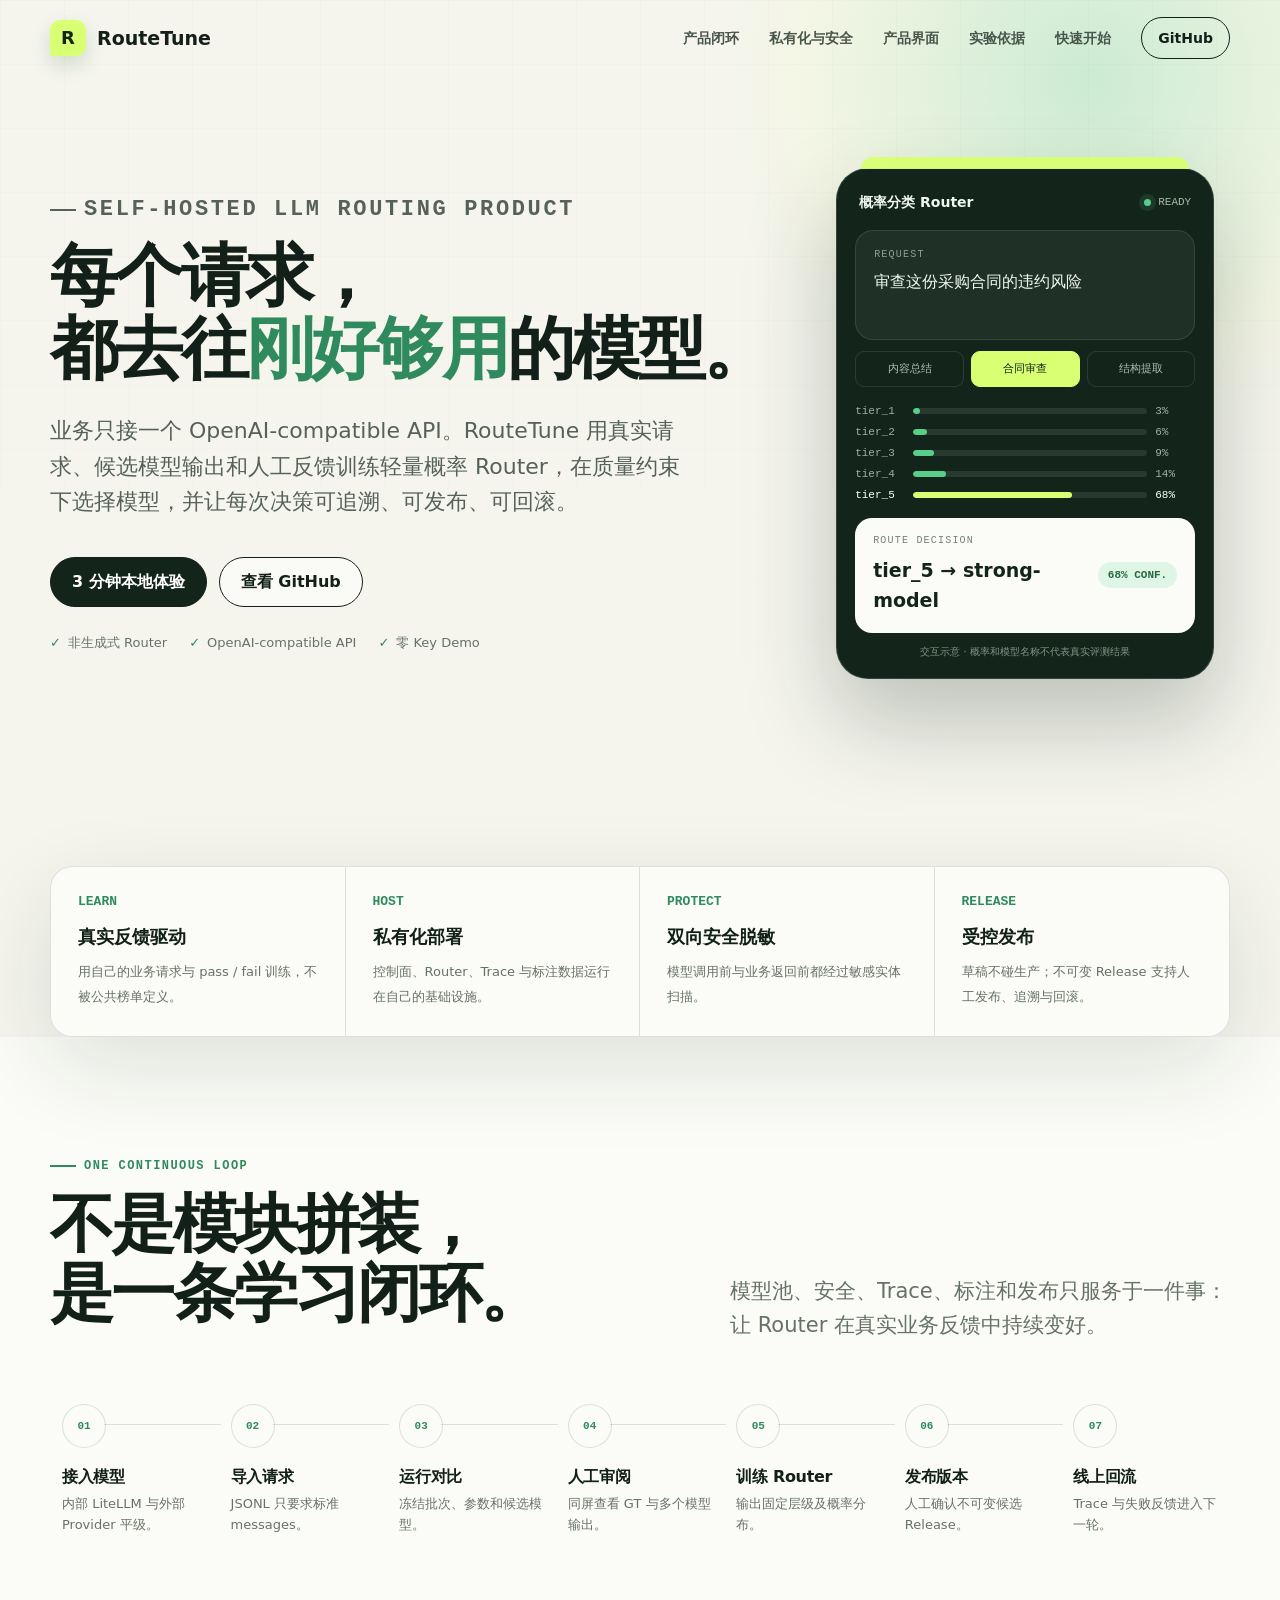
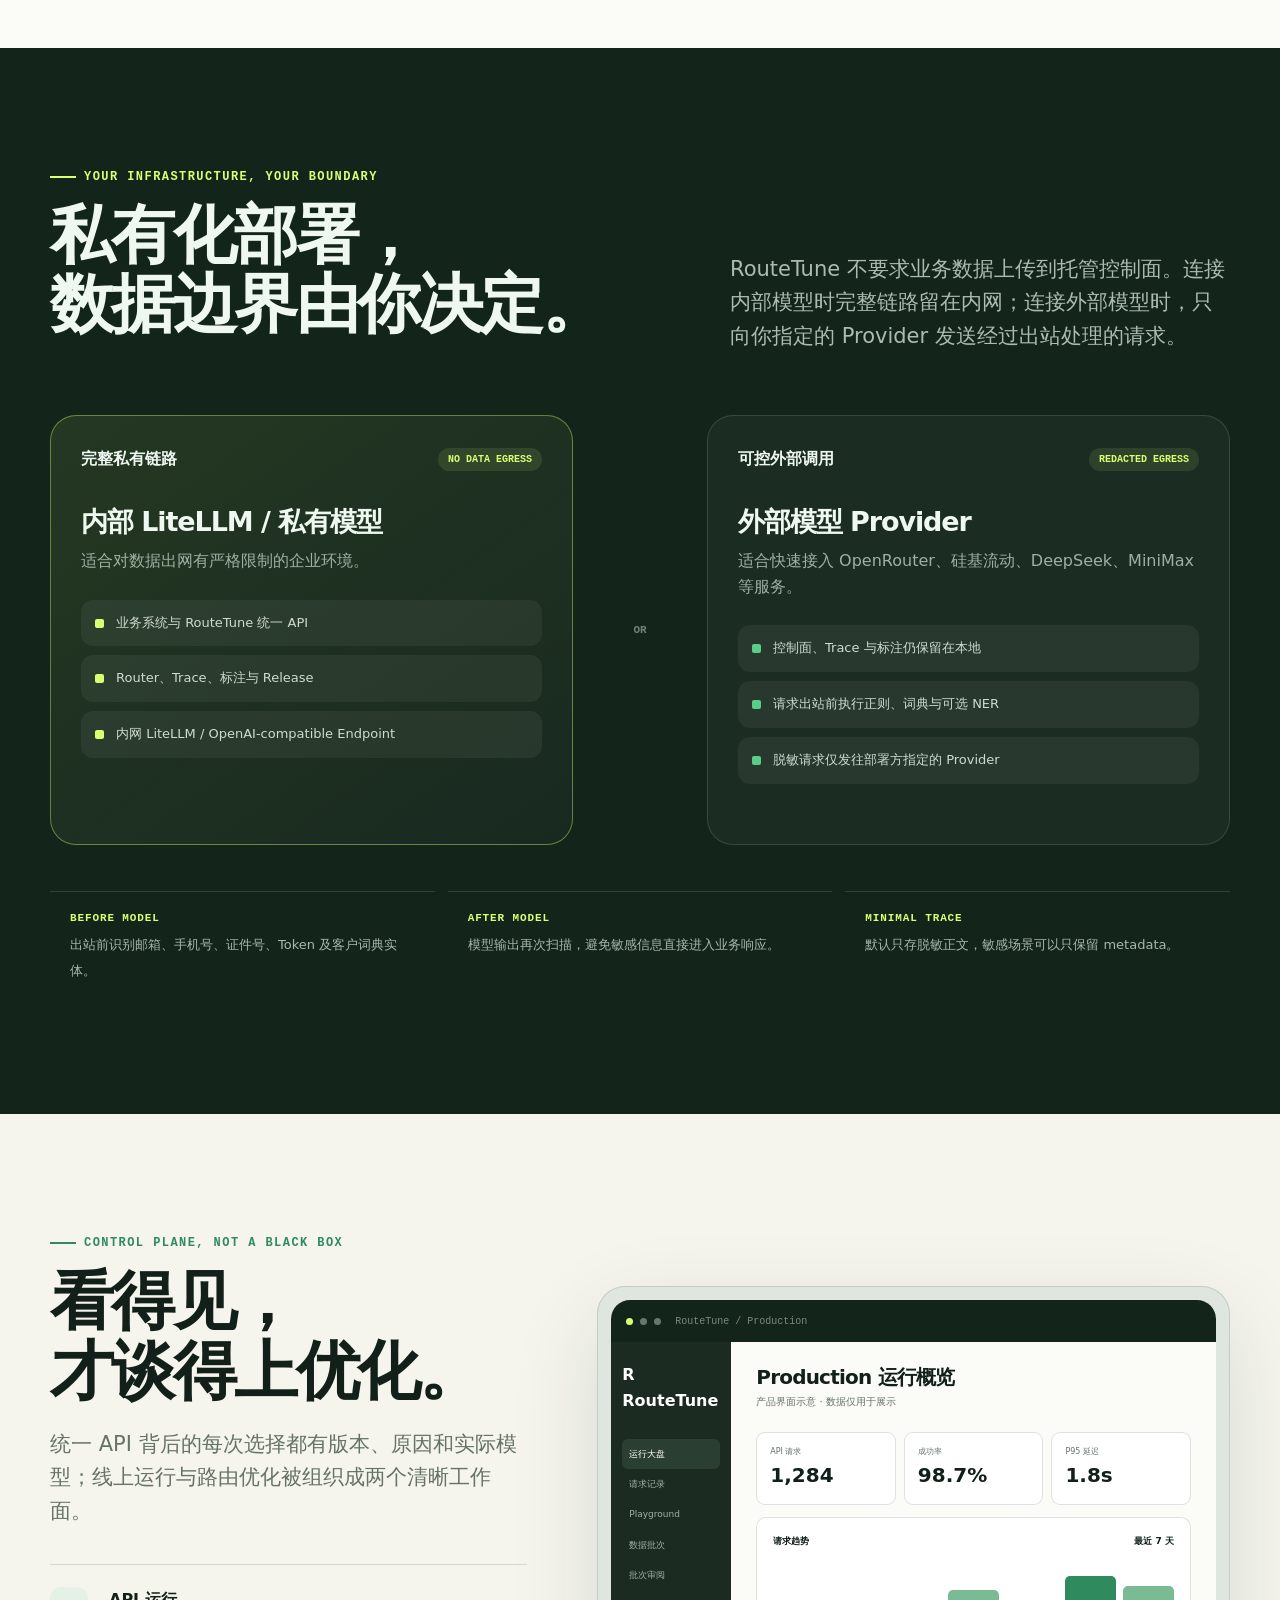
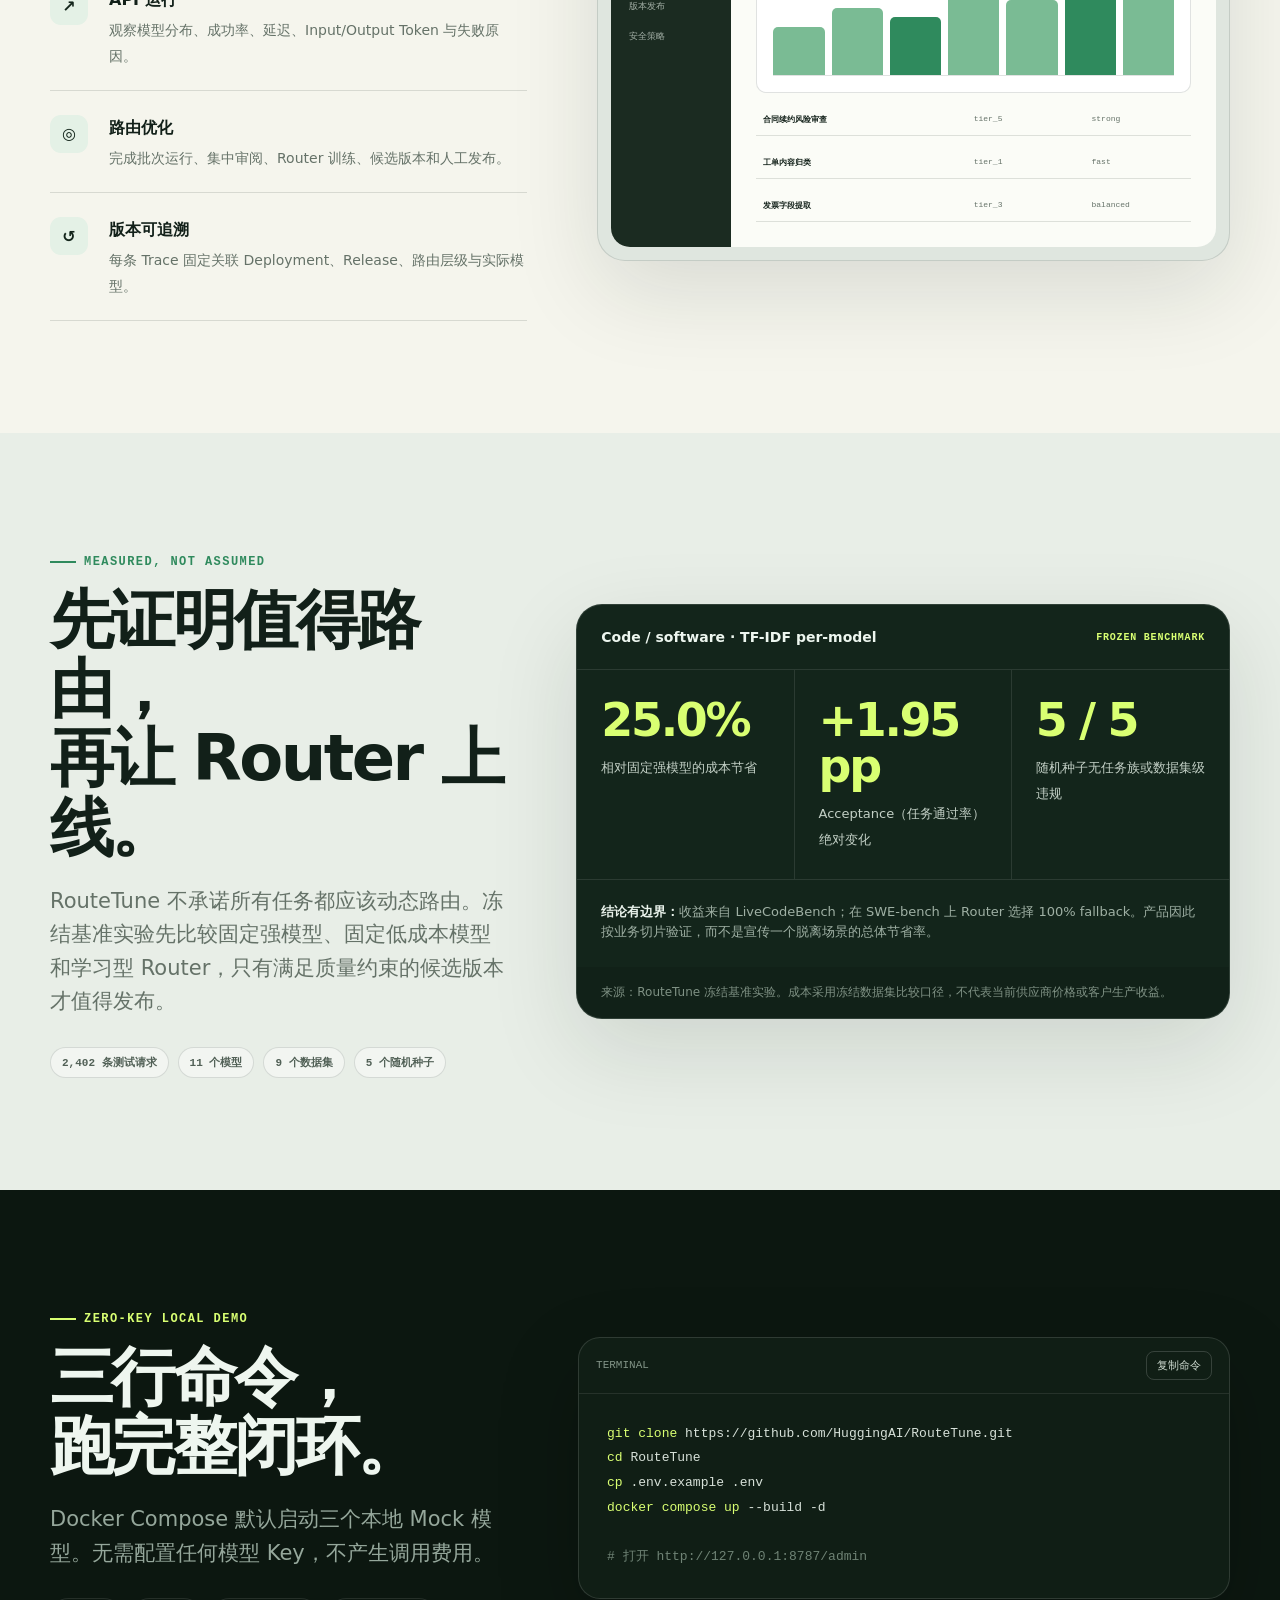
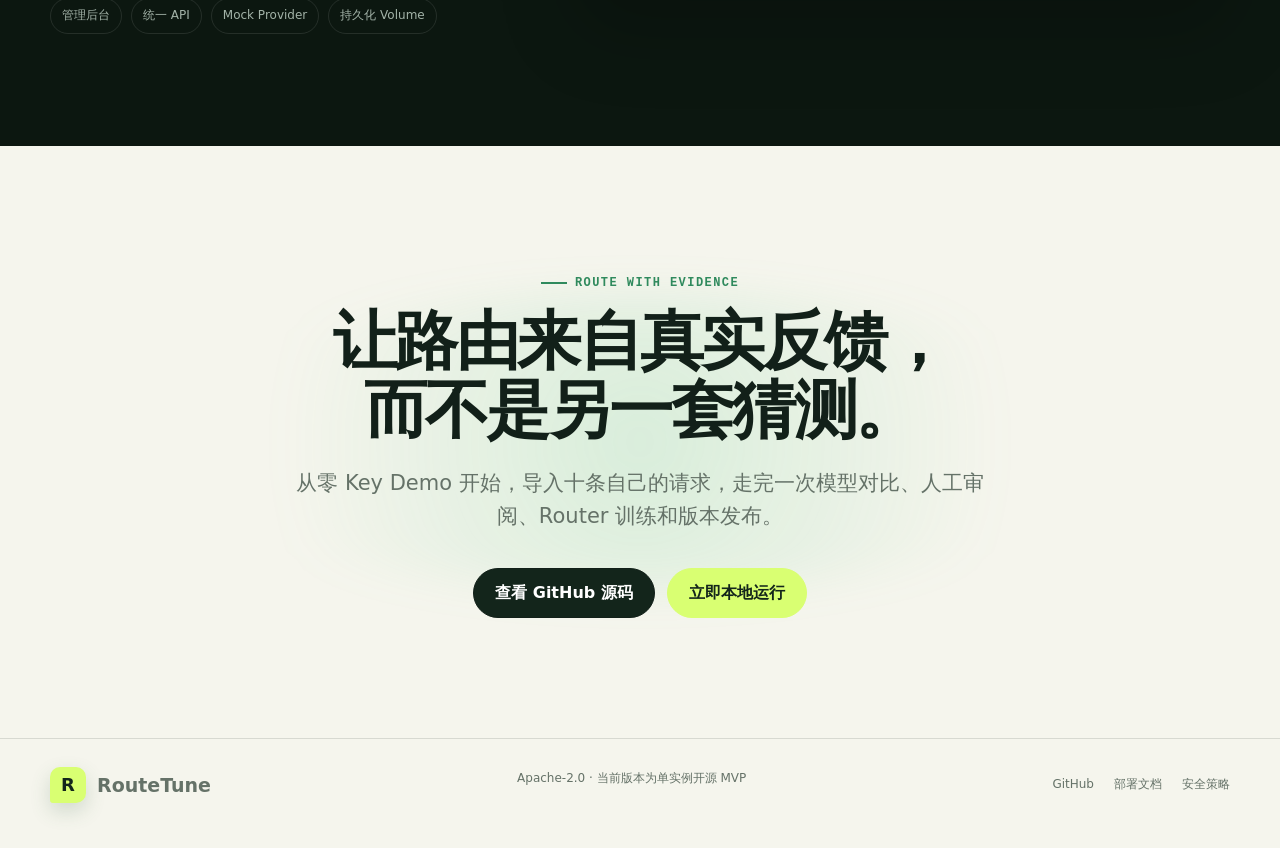
<file: site/index.html>
<!doctype html>
<html lang="zh-CN">
<head>
  <meta charset="utf-8">
  <meta name="viewport" content="width=device-width, initial-scale=1">
  <meta name="description" content="RouteTune 是可私有化部署的 LLM 路由产品，用真实业务反馈训练概率分类 Router，通过统一 API 把每条请求交给刚好够用的模型。">
  <meta name="theme-color" content="#13251b">
  <link rel="icon" href="favicon.svg" type="image/svg+xml">
  <title>RouteTune — 每个请求，都去往刚好够用的模型</title>
  <link rel="stylesheet" href="styles.css">
</head>
<body>
  <header class="topbar" id="topbar">
    <nav class="nav shell" aria-label="主导航">
      <a class="logo" href="#top" aria-label="RouteTune 首页"><span class="logo-mark">R</span><span>RouteTune</span></a>
      <button class="menu-button" id="menu-button" type="button" aria-label="展开导航" aria-expanded="false">☰</button>
      <div class="nav-links" id="nav-links">
        <a href="#loop">产品闭环</a>
        <a href="#security">私有化与安全</a>
        <a href="#product">产品界面</a>
        <a href="#evidence">实验依据</a>
        <a href="#quickstart">快速开始</a>
        <a class="nav-cta" href="https://github.com/HuggingAI/RouteTune">GitHub</a>
      </div>
    </nav>
  </header>

  <main id="top">
    <section class="hero">
      <div class="hero-grid shell">
        <div class="hero-copy reveal">
          <p class="eyebrow">Self-hosted LLM routing product</p>
          <h1><span>每个请求，</span><span>都去往<em>刚好够用</em>的模型。</span></h1>
          <p>业务只接一个 OpenAI-compatible API。RouteTune 用真实请求、候选模型输出和人工反馈训练轻量概率 Router，在质量约束下选择模型，并让每次决策可追溯、可发布、可回滚。</p>
          <div class="hero-actions">
            <a class="button primary" href="#quickstart">3 分钟本地体验</a>
            <a class="button ghost" href="https://github.com/HuggingAI/RouteTune">查看 GitHub</a>
          </div>
          <div class="micro-proof">
            <span>非生成式 Router</span>
            <span>OpenAI-compatible API</span>
            <span>零 Key Demo</span>
          </div>
        </div>

        <aside class="router-demo reveal" aria-label="路由结果交互示意">
          <div class="demo-top"><strong>概率分类 Router</strong><span class="live"><i></i> READY</span></div>
          <div class="demo-query"><small>REQUEST</small><p id="demo-query">审查这份采购合同的违约风险</p></div>
          <div class="query-presets" aria-label="示例请求">
            <button type="button" data-preset="summary">内容总结</button>
            <button class="active" type="button" data-preset="contract">合同审查</button>
            <button type="button" data-preset="extract">结构提取</button>
          </div>
          <div class="probability-list" id="probabilities"></div>
          <div class="demo-result">
            <div><small>ROUTE DECISION</small><strong id="demo-model">tier_5 → strong-model</strong></div>
            <span class="demo-confidence" id="demo-confidence">68% CONF.</span>
          </div>
          <p class="demo-note">交互示意 · 概率和模型名称不代表真实评测结果</p>
        </aside>
      </div>
    </section>

    <section class="fact-band shell reveal" aria-label="产品特点">
      <div class="facts">
        <article class="fact"><b>LEARN</b><strong>真实反馈驱动</strong><span>用自己的业务请求与 pass / fail 训练，不被公共榜单定义。</span></article>
        <article class="fact"><b>HOST</b><strong>私有化部署</strong><span>控制面、Router、Trace 与标注数据运行在自己的基础设施。</span></article>
        <article class="fact"><b>PROTECT</b><strong>双向安全脱敏</strong><span>模型调用前与业务返回前都经过敏感实体扫描。</span></article>
        <article class="fact"><b>RELEASE</b><strong>受控发布</strong><span>草稿不碰生产；不可变 Release 支持人工发布、追溯与回滚。</span></article>
      </div>
    </section>

    <section class="section loop-section" id="loop">
      <div class="shell">
        <div class="section-head split reveal">
          <div><p class="eyebrow">One continuous loop</p><h2>不是模块拼装，<br>是一条学习闭环。</h2></div>
          <p class="lead">模型池、安全、Trace、标注和发布只服务于一件事：让 Router 在真实业务反馈中持续变好。</p>
        </div>
        <div class="loop reveal">
          <article class="loop-item"><h3>接入模型</h3><p>内部 LiteLLM 与外部 Provider 平级。</p></article>
          <article class="loop-item"><h3>导入请求</h3><p>JSONL 只要求标准 messages。</p></article>
          <article class="loop-item"><h3>运行对比</h3><p>冻结批次、参数和候选模型。</p></article>
          <article class="loop-item"><h3>人工审阅</h3><p>同屏查看 GT 与多个模型输出。</p></article>
          <article class="loop-item"><h3>训练 Router</h3><p>输出固定层级及概率分布。</p></article>
          <article class="loop-item"><h3>发布版本</h3><p>人工确认不可变候选 Release。</p></article>
          <article class="loop-item"><h3>线上回流</h3><p>Trace 与失败反馈进入下一轮。</p></article>
        </div>
      </div>
    </section>

    <section class="section security-section" id="security">
      <div class="shell">
        <div class="section-head split reveal">
          <div><p class="eyebrow">Your infrastructure, your boundary</p><h2>私有化部署，<br>数据边界由你决定。</h2></div>
          <p class="lead">RouteTune 不要求业务数据上传到托管控制面。连接内部模型时完整链路留在内网；连接外部模型时，只向你指定的 Provider 发送经过出站处理的请求。</p>
        </div>

        <div class="deployment-map reveal">
          <article class="boundary private">
            <div class="boundary-label"><strong>完整私有链路</strong><span>NO DATA EGRESS</span></div>
            <h3>内部 LiteLLM / 私有模型</h3>
            <p>适合对数据出网有严格限制的企业环境。</p>
            <div class="node-stack">
              <div class="node"><i></i>业务系统与 RouteTune 统一 API</div>
              <div class="node"><i></i>Router、Trace、标注与 Release</div>
              <div class="node"><i></i>内网 LiteLLM / OpenAI-compatible Endpoint</div>
            </div>
          </article>
          <div class="map-or">OR</div>
          <article class="boundary">
            <div class="boundary-label"><strong>可控外部调用</strong><span>REDACTED EGRESS</span></div>
            <h3>外部模型 Provider</h3>
            <p>适合快速接入 OpenRouter、硅基流动、DeepSeek、MiniMax 等服务。</p>
            <div class="node-stack">
              <div class="node"><i></i>控制面、Trace 与标注仍保留在本地</div>
              <div class="node"><i></i>请求出站前执行正则、词典与可选 NER</div>
              <div class="node"><i></i>脱敏请求仅发往部署方指定的 Provider</div>
            </div>
          </article>
        </div>

        <div class="guardrails reveal">
          <div class="guardrail"><b>BEFORE MODEL</b><span>出站前识别邮箱、手机号、证件号、Token 及客户词典实体。</span></div>
          <div class="guardrail"><b>AFTER MODEL</b><span>模型输出再次扫描，避免敏感信息直接进入业务响应。</span></div>
          <div class="guardrail"><b>MINIMAL TRACE</b><span>默认只存脱敏正文，敏感场景可以只保留 metadata。</span></div>
        </div>
      </div>
    </section>

    <section class="section" id="product">
      <div class="control-grid shell">
        <div class="reveal">
          <p class="eyebrow">Control plane, not a black box</p>
          <h2>看得见，<br>才谈得上优化。</h2>
          <p class="lead">统一 API 背后的每次选择都有版本、原因和实际模型；线上运行与路由优化被组织成两个清晰工作面。</p>
          <div class="control-points">
            <div class="control-point"><i>↗</i><div><strong>API 运行</strong><span>观察模型分布、成功率、延迟、Input/Output Token 与失败原因。</span></div></div>
            <div class="control-point"><i>◎</i><div><strong>路由优化</strong><span>完成批次运行、集中审阅、Router 训练、候选版本和人工发布。</span></div></div>
            <div class="control-point"><i>↺</i><div><strong>版本可追溯</strong><span>每条 Trace 固定关联 Deployment、Release、路由层级与实际模型。</span></div></div>
          </div>
        </div>

        <div class="console reveal" aria-label="RouteTune 产品界面示意">
          <div class="console-window">
            <div class="console-top"><i></i><i></i><i></i><span>RouteTune / Production</span></div>
            <div class="console-body">
              <aside class="console-nav"><div class="console-brand">R&nbsp; RouteTune</div><span class="active">运行大盘</span><span>请求记录</span><span>Playground</span><span>数据批次</span><span>批次审阅</span><span>版本发布</span><span>安全策略</span></aside>
              <div class="console-main">
                <h3>Production 运行概览</h3><p>产品界面示意 · 数据仅用于展示</p>
                <div class="metric-row">
                  <div class="metric-card"><span>API 请求</span><strong>1,284</strong></div>
                  <div class="metric-card"><span>成功率</span><strong>98.7%</strong></div>
                  <div class="metric-card"><span>P95 延迟</span><strong>1.8s</strong></div>
                </div>
                <div class="chart-card">
                  <div class="chart-title"><span>请求趋势</span><span>最近 7 天</span></div>
                  <div class="mini-chart"><i style="--h:44%"></i><i style="--h:62%"></i><i style="--h:53%"></i><i style="--h:78%"></i><i style="--h:69%"></i><i style="--h:91%"></i><i style="--h:82%"></i></div>
                </div>
                <div class="trace-row"><b>合同续约风险审查</b><span>tier_5</span><span>strong</span></div>
                <div class="trace-row"><b>工单内容归类</b><span>tier_1</span><span>fast</span></div>
                <div class="trace-row"><b>发票字段提取</b><span>tier_3</span><span>balanced</span></div>
              </div>
            </div>
          </div>
        </div>
      </div>
    </section>

    <section class="section evidence-section" id="evidence">
      <div class="evidence-grid shell">
        <div class="evidence-copy reveal">
          <p class="eyebrow">Measured, not assumed</p>
          <h2>先证明值得路由，<br>再让 Router 上线。</h2>
          <p class="lead">RouteTune 不承诺所有任务都应该动态路由。冻结基准实验先比较固定强模型、固定低成本模型和学习型 Router，只有满足质量约束的候选版本才值得发布。</p>
          <div class="evidence-scope"><span>2,402 条测试请求</span><span>11 个模型</span><span>9 个数据集</span><span>5 个随机种子</span></div>
        </div>

        <article class="evidence-card reveal" aria-label="Code 和 software 工作负载的冻结基准结果">
          <div class="evidence-head"><strong>Code / software · TF-IDF per-model</strong><span>FROZEN BENCHMARK</span></div>
          <div class="evidence-metrics">
            <div class="evidence-metric"><strong>25.0%</strong><span>相对固定强模型的成本节省</span></div>
            <div class="evidence-metric"><strong>+1.95 pp</strong><span>Acceptance（任务通过率）绝对变化</span></div>
            <div class="evidence-metric"><strong>5 / 5</strong><span>随机种子无任务族或数据集级违规</span></div>
          </div>
          <div class="evidence-detail"><strong>结论有边界：</strong>收益来自 LiveCodeBench；在 SWE-bench 上 Router 选择 100% fallback。产品因此按业务切片验证，而不是宣传一个脱离场景的总体节省率。</div>
          <p class="evidence-note">来源：RouteTune 冻结基准实验。成本采用冻结数据集比较口径，不代表当前供应商价格或客户生产收益。</p>
        </article>
      </div>
    </section>

    <section class="section quickstart" id="quickstart">
      <div class="quick-grid shell">
        <div class="reveal">
          <p class="eyebrow">Zero-key local demo</p>
          <h2>三行命令，<br>跑完整闭环。</h2>
          <p class="lead">Docker Compose 默认启动三个本地 Mock 模型。无需配置任何模型 Key，不产生调用费用。</p>
          <div class="quick-points"><span>管理后台</span><span>统一 API</span><span>Mock Provider</span><span>持久化 Volume</span></div>
        </div>
        <div class="code-block reveal">
          <div class="code-head"><span>TERMINAL</span><button class="copy-button" id="copy-button" type="button">复制命令</button></div>
          <pre id="install-command"><span class="command">git clone</span> https://github.com/HuggingAI/RouteTune.git
<span class="command">cd</span> RouteTune
<span class="command">cp</span> .env.example .env
<span class="command">docker compose up</span> --build -d

<span class="comment"># 打开 http://127.0.0.1:8787/admin</span></pre>
        </div>
      </div>
    </section>

    <section class="final-cta">
      <div class="shell reveal">
        <p class="eyebrow">Route with evidence</p>
        <h2>让路由来自真实反馈，<br>而不是另一套猜测。</h2>
        <p class="lead">从零 Key Demo 开始，导入十条自己的请求，走完一次模型对比、人工审阅、Router 训练和版本发布。</p>
        <div class="final-actions">
          <a class="button primary" href="https://github.com/HuggingAI/RouteTune">查看 GitHub 源码</a>
          <a class="button accent" href="#quickstart">立即本地运行</a>
        </div>
      </div>
    </section>
  </main>

  <footer>
    <div class="footer-row shell">
      <a class="logo" href="#top"><span class="logo-mark">R</span><span>RouteTune</span></a>
      <p>Apache-2.0 · 当前版本为单实例开源 MVP</p>
      <div class="footer-links"><a href="https://github.com/HuggingAI/RouteTune">GitHub</a><a href="https://github.com/HuggingAI/RouteTune/blob/main/docs/DEPLOYMENT.md">部署文档</a><a href="https://github.com/HuggingAI/RouteTune/blob/main/SECURITY.md">安全策略</a></div>
    </div>
  </footer>

  <script src="app.js"></script>
</body>
</html>
</file>
<file: site/styles.css>
:root {
  --ink: #122019;
  --forest: #13251b;
  --forest-2: #1b3425;
  --green: #2f8a5d;
  --green-bright: #58ce88;
  --lime: #d9ff72;
  --cream: #f5f5ed;
  --paper: #fbfcf7;
  --white: #ffffff;
  --muted: #657268;
  --line: rgba(18, 32, 25, .13);
  --shadow: 0 30px 90px rgba(16, 35, 24, .12);
  --radius: 26px;
  --mono: "SFMono-Regular", Consolas, "Liberation Mono", monospace;
  --sans: Inter, ui-sans-serif, system-ui, -apple-system, BlinkMacSystemFont, "Segoe UI", "PingFang SC", "Microsoft YaHei", sans-serif;
}

* { box-sizing: border-box; }
html { scroll-behavior: smooth; }
body {
  margin: 0;
  overflow-x: hidden;
  color: var(--ink);
  background: var(--cream);
  font-family: var(--sans);
  line-height: 1.6;
  -webkit-font-smoothing: antialiased;
}
a { color: inherit; }
button, input { font: inherit; }
button { color: inherit; }
::selection { color: var(--forest); background: var(--lime); }

.shell { width: min(1180px, calc(100% - 40px)); margin: 0 auto; }
.eyebrow {
  display: inline-flex;
  align-items: center;
  gap: 8px;
  margin: 0 0 18px;
  color: var(--green);
  font: 700 12px/1 var(--mono);
  letter-spacing: .12em;
  text-transform: uppercase;
}
.eyebrow::before { content: ""; width: 26px; height: 2px; background: currentColor; }
h1, h2, h3, p { margin-top: 0; }
h1, h2, h3 { line-height: 1.08; letter-spacing: -.04em; }
h2 { margin-bottom: 22px; font-size: clamp(36px, 5vw, 66px); }
.lead { max-width: 700px; color: var(--muted); font-size: clamp(17px, 2vw, 21px); }
.section { padding: 112px 0; }
.section-head { margin-bottom: 54px; }
.section-head.split { display: flex; align-items: end; justify-content: space-between; gap: 60px; }
.section-head.split .lead { max-width: 500px; margin-bottom: 8px; }

.topbar {
  position: fixed;
  z-index: 20;
  inset: 0 0 auto;
  border-bottom: 1px solid transparent;
  transition: background .25s, border-color .25s, backdrop-filter .25s;
}
.topbar.scrolled {
  background: rgba(245, 245, 237, .86);
  border-color: var(--line);
  backdrop-filter: blur(16px);
}
.nav { height: 76px; display: flex; align-items: center; }
.logo { display: inline-flex; align-items: center; gap: 11px; text-decoration: none; font-weight: 820; font-size: 19px; }
.logo-mark {
  width: 36px;
  height: 36px;
  display: grid;
  place-items: center;
  color: var(--forest);
  background: var(--lime);
  border-radius: 10px 10px 10px 3px;
  font-size: 18px;
  box-shadow: 0 8px 20px rgba(67, 111, 76, .2);
}
.nav-links { display: flex; align-items: center; gap: 30px; margin-left: auto; }
.nav-links a { color: #47554b; text-decoration: none; font-size: 14px; font-weight: 650; }
.nav-links a:hover { color: var(--green); }
.nav-cta { padding: 9px 16px; border: 1px solid var(--ink); border-radius: 999px; color: var(--ink) !important; }
.menu-button { display: none; margin-left: auto; border: 0; background: none; font-size: 24px; cursor: pointer; }

.hero {
  position: relative;
  min-height: 900px;
  padding: 168px 0 90px;
  overflow: hidden;
}
.hero::before {
  content: "";
  position: absolute;
  width: 760px;
  height: 760px;
  top: -300px;
  right: -190px;
  border-radius: 50%;
  background: radial-gradient(circle, rgba(93, 207, 139, .27), rgba(217, 255, 114, .07) 52%, transparent 72%);
  pointer-events: none;
}
.hero::after {
  content: "";
  position: absolute;
  inset: 0;
  opacity: .35;
  pointer-events: none;
  background-image: linear-gradient(rgba(20, 52, 31, .06) 1px, transparent 1px), linear-gradient(90deg, rgba(20, 52, 31, .06) 1px, transparent 1px);
  background-size: 64px 64px;
  mask-image: linear-gradient(to bottom, black, transparent 86%);
}
.hero-grid { position: relative; z-index: 1; display: grid; grid-template-columns: 1.04fr .96fr; gap: 68px; align-items: center; }
.hero h1 { max-width: 720px; margin-bottom: 28px; font-size: clamp(52px, 5.3vw, 72px); }
.hero h1 > span { display: block; white-space: nowrap; }
.hero h1 em { color: var(--green); font-style: normal; }
.hero-copy > p { max-width: 650px; color: #566258; font-size: clamp(18px, 2vw, 22px); }
.hero-actions { display: flex; gap: 12px; flex-wrap: wrap; margin: 38px 0 26px; }
.button {
  display: inline-flex;
  align-items: center;
  justify-content: center;
  gap: 9px;
  min-height: 50px;
  padding: 0 21px;
  border: 1px solid var(--ink);
  border-radius: 999px;
  text-decoration: none;
  font-weight: 760;
  cursor: pointer;
  transition: transform .2s, box-shadow .2s, background .2s;
}
.button:hover { transform: translateY(-2px); box-shadow: 0 12px 25px rgba(18, 32, 25, .12); }
.button.primary { color: var(--white); background: var(--forest); }
.button.accent { border-color: var(--lime); color: var(--forest); background: var(--lime); }
.button.ghost { background: rgba(255, 255, 255, .5); }
.micro-proof { display: flex; flex-wrap: wrap; gap: 10px 22px; color: var(--muted); font-size: 13px; }
.micro-proof span::before { content: "✓"; margin-right: 7px; color: var(--green); font-weight: 900; }

.router-demo {
  position: relative;
  padding: 18px;
  border: 1px solid rgba(255, 255, 255, .14);
  border-radius: 32px;
  color: #eff7f0;
  background: var(--forest);
  box-shadow: 0 42px 90px rgba(18, 39, 26, .25);
  transform: rotate(1.2deg);
}
.router-demo::before {
  content: "";
  position: absolute;
  inset: -12px 24px auto;
  height: 12px;
  border-radius: 20px 20px 0 0;
  background: var(--lime);
  opacity: .95;
}
.demo-top { display: flex; align-items: center; justify-content: space-between; padding: 4px 4px 17px; }
.demo-top strong { font-size: 14px; }
.live { display: inline-flex; align-items: center; gap: 7px; color: #a8b7ab; font: 11px var(--mono); }
.live i { width: 7px; height: 7px; border-radius: 50%; background: var(--green-bright); box-shadow: 0 0 0 5px rgba(88, 206, 136, .12); }
.demo-query { padding: 18px; border: 1px solid rgba(255, 255, 255, .1); border-radius: 18px; background: rgba(255, 255, 255, .055); }
.demo-query small, .demo-result small { display: block; margin-bottom: 9px; color: #8fa194; font: 10px var(--mono); letter-spacing: .12em; }
.demo-query p { min-height: 52px; margin: 0; font-size: 16px; }
.query-presets { display: flex; gap: 7px; margin: 11px 0 18px; }
.query-presets button {
  flex: 1;
  padding: 8px 5px;
  border: 1px solid rgba(255, 255, 255, .1);
  border-radius: 9px;
  color: #aebdb2;
  background: transparent;
  font-size: 11px;
  cursor: pointer;
}
.query-presets button.active { color: var(--forest); border-color: var(--lime); background: var(--lime); }
.probability-list { display: grid; gap: 9px; }
.prob-row { display: grid; grid-template-columns: 50px 1fr 40px; gap: 8px; align-items: center; font: 11px var(--mono); color: #9fb0a4; }
.prob-track { height: 6px; overflow: hidden; border-radius: 9px; background: rgba(255, 255, 255, .09); }
.prob-track i { display: block; width: var(--value); height: 100%; border-radius: inherit; background: var(--green-bright); transition: width .55s cubic-bezier(.2,.7,.2,1); }
.prob-row.selected { color: var(--white); }
.prob-row.selected .prob-track i { background: var(--lime); }
.demo-result { display: grid; grid-template-columns: 1fr auto; gap: 16px; margin-top: 17px; padding: 17px 18px; border-radius: 17px; color: var(--forest); background: var(--paper); }
.demo-result strong { display: block; font-size: 19px; }
.demo-result small { color: #748077; }
.demo-confidence { align-self: center; padding: 7px 10px; border-radius: 999px; color: #276943; background: #dff5e6; font: 700 11px var(--mono); }
.demo-note { margin: 11px 3px 0; color: #839387; font-size: 10px; text-align: center; }

.fact-band { position: relative; z-index: 3; margin-top: -34px; }
.facts { display: grid; grid-template-columns: repeat(4, 1fr); border: 1px solid var(--line); border-radius: 22px; background: rgba(251, 252, 247, .96); box-shadow: var(--shadow); }
.fact { min-height: 148px; padding: 27px; border-right: 1px solid var(--line); }
.fact:last-child { border: 0; }
.fact b { display: block; margin-bottom: 14px; color: var(--green); font: 800 13px var(--mono); }
.fact strong { display: block; margin-bottom: 6px; font-size: 18px; }
.fact span { color: var(--muted); font-size: 13px; }

.loop-section { background: var(--paper); }
.loop { display: grid; grid-template-columns: repeat(7, 1fr); gap: 0; counter-reset: loop; }
.loop-item { position: relative; padding: 0 12px; counter-increment: loop; }
.loop-item::before {
  content: counter(loop, decimal-leading-zero);
  display: grid;
  place-items: center;
  width: 42px;
  height: 42px;
  margin-bottom: 20px;
  border: 1px solid var(--line);
  border-radius: 50%;
  color: var(--green);
  background: var(--paper);
  font: 800 11px var(--mono);
}
.loop-item:not(:last-child)::after { content: ""; position: absolute; left: 54px; right: -2px; top: 20px; height: 1px; background: var(--line); }
.loop-item h3 { margin-bottom: 9px; font-size: 16px; letter-spacing: -.02em; }
.loop-item p { margin: 0; color: var(--muted); font-size: 13px; }

.security-section { color: #eff8f0; background: var(--forest); overflow: hidden; }
.security-section .eyebrow { color: var(--lime); }
.security-section .lead { color: #acbbb0; }
.deployment-map { display: grid; grid-template-columns: 1fr 90px 1fr; gap: 22px; align-items: stretch; }
.boundary {
  position: relative;
  min-height: 430px;
  padding: 30px;
  border: 1px solid rgba(255, 255, 255, .13);
  border-radius: var(--radius);
  background: rgba(255, 255, 255, .035);
}
.boundary.private { border-color: rgba(217, 255, 114, .4); background: linear-gradient(145deg, rgba(217, 255, 114, .09), rgba(255, 255, 255, .025)); }
.boundary-label { display: flex; align-items: center; justify-content: space-between; margin-bottom: 35px; }
.boundary-label span { padding: 6px 10px; border-radius: 999px; color: var(--lime); background: rgba(217, 255, 114, .1); font: 700 10px var(--mono); }
.boundary h3 { margin-bottom: 12px; font-size: 27px; }
.boundary > p { color: #9fb0a4; }
.node-stack { display: grid; gap: 9px; margin-top: 26px; }
.node { display: flex; align-items: center; gap: 12px; padding: 13px 14px; border-radius: 12px; color: #cfdbd2; background: rgba(255, 255, 255, .055); font-size: 13px; }
.node i { width: 9px; height: 9px; border-radius: 2px; background: var(--green-bright); }
.boundary.private .node i { background: var(--lime); }
.map-or { display: grid; place-items: center; color: #718478; font: 800 11px var(--mono); }
.guardrails { display: grid; grid-template-columns: repeat(3, 1fr); gap: 13px; margin-top: 46px; }
.guardrail { padding: 20px; border-top: 1px solid rgba(255, 255, 255, .13); }
.guardrail b { display: block; margin-bottom: 7px; color: var(--lime); font: 800 11px var(--mono); letter-spacing: .08em; }
.guardrail span { color: #a8b7ac; font-size: 13px; }

.control-grid { display: grid; grid-template-columns: .86fr 1.14fr; gap: 70px; align-items: center; }
.control-points { display: grid; gap: 2px; margin-top: 36px; border-top: 1px solid var(--line); }
.control-point { display: grid; grid-template-columns: 42px 1fr; gap: 17px; padding: 22px 0; border-bottom: 1px solid var(--line); }
.control-point i { display: grid; place-items: center; width: 38px; height: 38px; border-radius: 11px; color: var(--forest); background: #e4f1e6; font-style: normal; font-weight: 850; }
.control-point strong { display: block; margin-bottom: 4px; }
.control-point span { color: var(--muted); font-size: 14px; }

.console {
  padding: 13px;
  border: 1px solid var(--line);
  border-radius: 28px;
  background: #dfe6df;
  box-shadow: var(--shadow);
  transform: perspective(1200px) rotateY(-3deg) rotateX(1deg);
}
.console-window { overflow: hidden; min-height: 520px; border-radius: 19px; background: var(--paper); }
.console-top { display: flex; align-items: center; gap: 7px; height: 42px; padding: 0 15px; color: #7c8980; background: var(--forest); font: 10px var(--mono); }
.console-top i { width: 7px; height: 7px; border-radius: 50%; background: #65796a; }
.console-top i:first-child { background: var(--lime); }
.console-top span { margin-left: 7px; }
.console-body { display: grid; grid-template-columns: 120px 1fr; min-height: 478px; }
.console-nav { padding: 20px 11px; color: #a4b0a7; background: #1b2b21; }
.console-brand { margin-bottom: 25px; color: white; font-weight: 800; }
.console-nav span { display: block; padding: 8px 7px; border-radius: 6px; font-size: 9px; }
.console-nav span.active { color: white; background: #2a3f31; }
.console-main { padding: 25px; }
.console-main h3 { margin-bottom: 5px; font-size: 20px; }
.console-main > p { color: var(--muted); font-size: 10px; }
.metric-row { display: grid; grid-template-columns: repeat(3, 1fr); gap: 8px; margin: 22px 0 12px; }
.metric-card { padding: 13px; border: 1px solid var(--line); border-radius: 9px; background: white; }
.metric-card span { display: block; color: var(--muted); font-size: 8px; }
.metric-card strong { font-size: 20px; }
.chart-card { padding: 16px; border: 1px solid var(--line); border-radius: 10px; background: white; }
.chart-title { display: flex; justify-content: space-between; font-size: 9px; font-weight: 800; }
.mini-chart { height: 110px; display: flex; align-items: end; gap: 7px; margin-top: 18px; border-bottom: 1px solid var(--line); }
.mini-chart i { flex: 1; height: var(--h); border-radius: 5px 5px 0 0; background: #7abb94; }
.mini-chart i:nth-child(3n) { background: var(--green); }
.trace-row { display: grid; grid-template-columns: 1.3fr .7fr .6fr; gap: 10px; margin-top: 11px; padding: 10px 7px; border-bottom: 1px solid var(--line); color: var(--muted); font: 8px var(--mono); }
.trace-row b { color: var(--ink); }

.evidence-section { background: #e8eee7; }
.evidence-grid { display: grid; grid-template-columns: .82fr 1.18fr; gap: 72px; align-items: center; }
.evidence-copy h2 { max-width: 520px; }
.evidence-copy .lead { max-width: 560px; }
.evidence-scope { display: flex; flex-wrap: wrap; gap: 9px; margin-top: 28px; }
.evidence-scope span { padding: 7px 11px; border: 1px solid var(--line); border-radius: 999px; color: #516056; background: rgba(255, 255, 255, .42); font: 700 11px var(--mono); }
.evidence-card { overflow: hidden; border: 1px solid rgba(255, 255, 255, .12); border-radius: var(--radius); color: #edf6ef; background: var(--forest); box-shadow: var(--shadow); }
.evidence-head { display: flex; align-items: center; justify-content: space-between; gap: 20px; padding: 21px 24px; border-bottom: 1px solid rgba(255, 255, 255, .1); }
.evidence-head strong { font-size: 14px; }
.evidence-head span { color: var(--lime); font: 700 10px var(--mono); letter-spacing: .08em; }
.evidence-metrics { display: grid; grid-template-columns: repeat(3, 1fr); }
.evidence-metric { min-height: 160px; padding: 27px 24px; border-right: 1px solid rgba(255, 255, 255, .1); }
.evidence-metric:last-child { border: 0; }
.evidence-metric strong { display: block; margin-bottom: 11px; color: var(--lime); font-size: clamp(31px, 4vw, 46px); line-height: 1; letter-spacing: -.05em; }
.evidence-metric span { color: #c3d0c6; font-size: 13px; }
.evidence-detail { padding: 22px 24px 24px; border-top: 1px solid rgba(255, 255, 255, .1); color: #9fb0a4; font-size: 13px; }
.evidence-detail strong { color: #e8f1ea; }
.evidence-note { margin: 0; padding: 16px 24px; color: #7f9184; background: rgba(0, 0, 0, .12); font-size: 12px; }

.quickstart { color: #eef6ef; background: #0c1710; }
.quick-grid { display: grid; grid-template-columns: .82fr 1.18fr; gap: 75px; align-items: center; }
.quickstart .eyebrow { color: var(--lime); }
.quickstart h2 { max-width: 480px; }
.quickstart .lead { color: #95a79b; }
.code-block { overflow: hidden; border: 1px solid rgba(255, 255, 255, .13); border-radius: 22px; background: #101e15; box-shadow: 0 30px 80px rgba(0, 0, 0, .22); }
.code-head { display: flex; align-items: center; justify-content: space-between; padding: 13px 17px; border-bottom: 1px solid rgba(255, 255, 255, .09); color: #829487; font: 11px var(--mono); }
.copy-button { padding: 6px 10px; border: 1px solid rgba(255, 255, 255, .16); border-radius: 8px; color: #cbd8ce; background: transparent; font: 11px var(--mono); cursor: pointer; }
pre { margin: 0; padding: 28px; white-space: pre-wrap; color: #d7e1d9; font: 13px/1.9 var(--mono); }
pre .comment { color: #6f8375; }
pre .command { color: var(--lime); }
.quick-points { display: flex; flex-wrap: wrap; gap: 9px; margin-top: 28px; }
.quick-points span { padding: 7px 11px; border: 1px solid rgba(255, 255, 255, .1); border-radius: 999px; color: #a3b3a8; font-size: 12px; }

.final-cta { position: relative; overflow: hidden; padding: 120px 0; text-align: center; }
.final-cta::before { content: ""; position: absolute; inset: 25% 10%; border-radius: 50%; background: radial-gradient(circle, rgba(88, 206, 136, .18), transparent 68%); filter: blur(20px); }
.final-cta .shell { position: relative; }
.final-cta h2 { max-width: 870px; margin: 0 auto 22px; }
.final-cta .lead { margin: 0 auto 34px; }
.final-actions { display: flex; justify-content: center; gap: 12px; flex-wrap: wrap; }

footer { padding: 28px 0 45px; border-top: 1px solid var(--line); }
.footer-row { display: flex; align-items: center; justify-content: space-between; gap: 20px; color: var(--muted); font-size: 12px; }
.footer-links { display: flex; gap: 20px; }
.footer-links a { text-decoration: none; }
.footer-links a:hover { color: var(--green); }

.reveal { opacity: 0; transform: translateY(24px); transition: opacity .7s ease, transform .7s ease; }
.reveal.visible { opacity: 1; transform: none; }

@media (max-width: 980px) {
  .hero { min-height: auto; }
  .hero-grid, .control-grid, .evidence-grid, .quick-grid { grid-template-columns: 1fr; }
  .hero-grid { gap: 55px; }
  .router-demo { max-width: 620px; margin: 0 auto; transform: none; }
  .facts { grid-template-columns: 1fr 1fr; }
  .fact:nth-child(2) { border-right: 0; }
  .fact:nth-child(-n+2) { border-bottom: 1px solid var(--line); }
  .loop { grid-template-columns: repeat(2, 1fr); gap: 30px 0; }
  .loop-item:not(:last-child)::after { display: none; }
  .deployment-map { grid-template-columns: 1fr; }
  .map-or { min-height: 40px; }
  .section-head.split { display: block; }
  .console { transform: none; }
}

@media (max-width: 720px) {
  .shell { width: min(100% - 28px, 1180px); }
  .section { padding: 82px 0; }
  .nav { height: 66px; }
  .menu-button { position: absolute; top: 14px; right: 18px; z-index: 3; display: block; }
  .nav-links {
    position: absolute;
    inset: 66px 14px auto;
    display: none;
    align-items: stretch;
    padding: 16px;
    border: 1px solid var(--line);
    border-radius: 17px;
    background: var(--paper);
    box-shadow: var(--shadow);
  }
  .nav-links.open { display: grid; }
  .nav-cta { text-align: center; }
  .hero { padding-top: 124px; }
  .hero-grid { display: block; }
  .hero-copy { width: 100%; }
  .hero h1 { width: 100%; font-size: clamp(42px, 12.5vw, 58px); }
  .hero h1 > span { white-space: normal; }
  .hero-copy > p { width: 100%; overflow-wrap: anywhere; }
  .hero .eyebrow { max-width: 100%; overflow: hidden; white-space: nowrap; font-size: 10px; }
  .hero-actions { display: grid; grid-template-columns: 1fr; }
  .hero-actions .button { width: 100%; }
  .micro-proof { display: grid; grid-template-columns: 1fr; }
  .router-demo { width: 100%; max-width: none; margin: 58px 0 0; }
  .fact-band { margin-top: 0; }
  .facts { grid-template-columns: 1fr; }
  .fact { min-height: auto; border-right: 0; border-bottom: 1px solid var(--line); }
  .fact:nth-child(-n+2) { border-bottom: 1px solid var(--line); }
  .loop { grid-template-columns: 1fr; }
  .loop-item { display: grid; grid-template-columns: 46px 1fr; gap: 0 14px; }
  .loop-item::before { grid-row: 1 / 3; }
  .guardrails { grid-template-columns: 1fr; }
  .boundary { min-height: auto; }
  .console-body { grid-template-columns: 1fr; }
  .console-nav { display: none; }
  .console-main { padding: 18px; }
  .metric-row { grid-template-columns: 1fr 1fr; }
  .metric-card:last-child { grid-column: 1 / -1; }
  .evidence-metrics { grid-template-columns: 1fr; }
  .evidence-metric { min-height: auto; border-right: 0; border-bottom: 1px solid rgba(255, 255, 255, .1); }
  .footer-row { align-items: flex-start; flex-direction: column; }
  .footer-links { flex-wrap: wrap; }
}

@media (prefers-reduced-motion: reduce) {
  html { scroll-behavior: auto; }
  *, *::before, *::after { animation: none !important; transition: none !important; }
  .reveal { opacity: 1; transform: none; }
}
</file>
